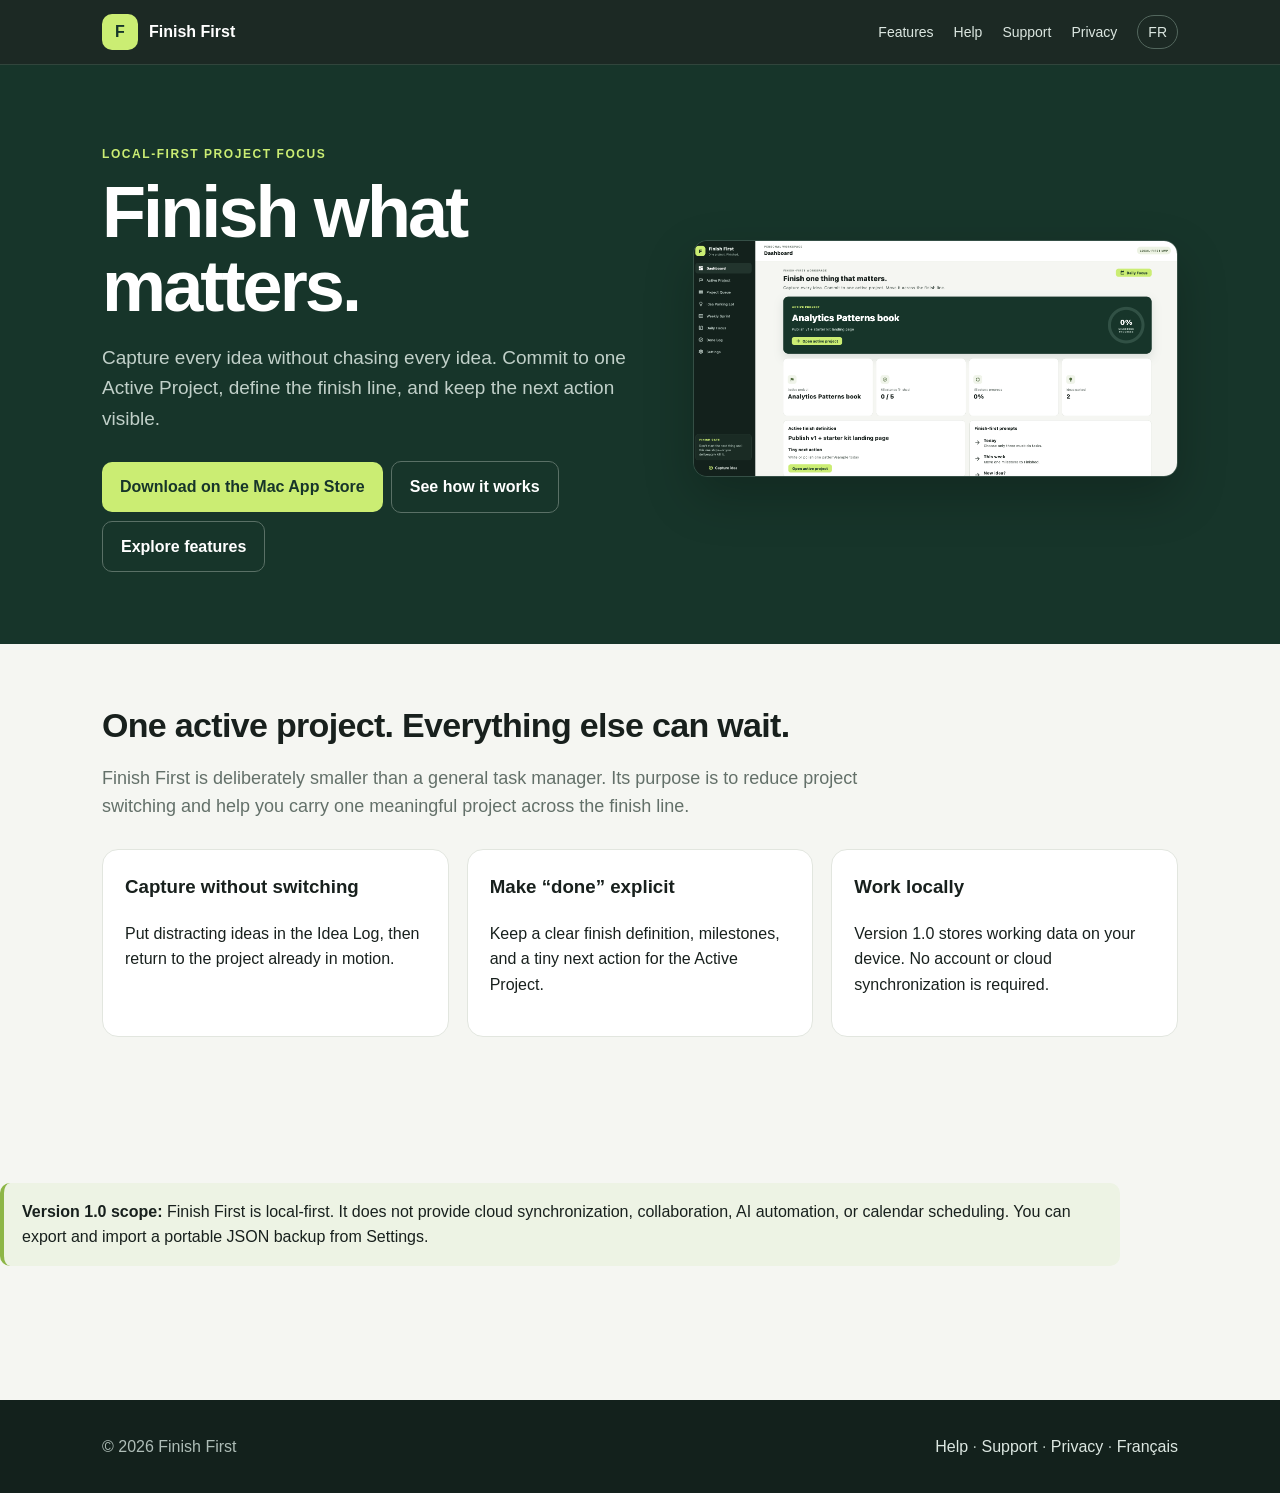
<file: index.html>
<!doctype html><html lang="en-CA"><head><meta charset="utf-8"><meta name="viewport" content="width=device-width,initial-scale=1"><title>Finish First — Finish what matters</title><meta name="description" content="Finish First is a local-first personal project focus app for finishing one meaningful project at a time."><link rel="stylesheet" href="css/styles.css"></head><body>
<header class="site-header"><nav class="nav"><a class="brand" href="index.html"><span class="mark">F</span>Finish First</a><div class="nav-links"><a href="features.html">Features</a><a href="help.html">Help</a><a href="support.html">Support</a><a href="privacy.html">Privacy</a><a class="lang" href="fr/index.html" lang="fr">FR</a></div></nav></header>
<main><section class="hero"><div class="wrap hero-grid"><div><div class="eyebrow">Local-first project focus</div><h1>Finish what matters.</h1><p>Capture every idea without chasing every idea. Commit to one Active Project, define the finish line, and keep the next action visible.</p><a class="btn" href="https://apps.apple.com/us/app/finish-first/id6804516471" target="_blank" rel="noopener noreferrer" aria-label="Download Finish First on the Mac App Store">Download on the Mac App Store</a><a class="btn secondary" href="help.html">See how it works</a><a class="btn secondary" href="features.html">Explore features</a></div><img src="images/screenshots/dashboard.png" alt="Finish First Dashboard"></div></section>
<section><div class="wrap"><h2 class="section-title">One active project. Everything else can wait.</h2><p class="lead">Finish First is deliberately smaller than a general task manager. Its purpose is to reduce project switching and help you carry one meaningful project across the finish line.</p><div class="grid3"><article class="card"><h3>Capture without switching</h3><p>Put distracting ideas in the Idea Log, then return to the project already in motion.</p></article><article class="card"><h3>Make “done” explicit</h3><p>Keep a clear finish definition, milestones, and a tiny next action for the Active Project.</p></article><article class="card"><h3>Work locally</h3><p>Version 1.0 stores working data on your device. No account or cloud synchronization is required.</p></article></div></div></section>
<section><div class="wrap note"><strong>Version 1.0 scope:</strong> Finish First is local-first. It does not provide cloud synchronization, collaboration, AI automation, or calendar scheduling. You can export and import a portable JSON backup from Settings.</div></section></main>
<footer><div class="wrap footer-row"><span>© 2026 Finish First</span><span><a href="help.html">Help</a> · <a href="support.html">Support</a> · <a href="privacy.html">Privacy</a> · <a href="fr/index.html" lang="fr">Français</a></span></div></footer></body></html>
</file>
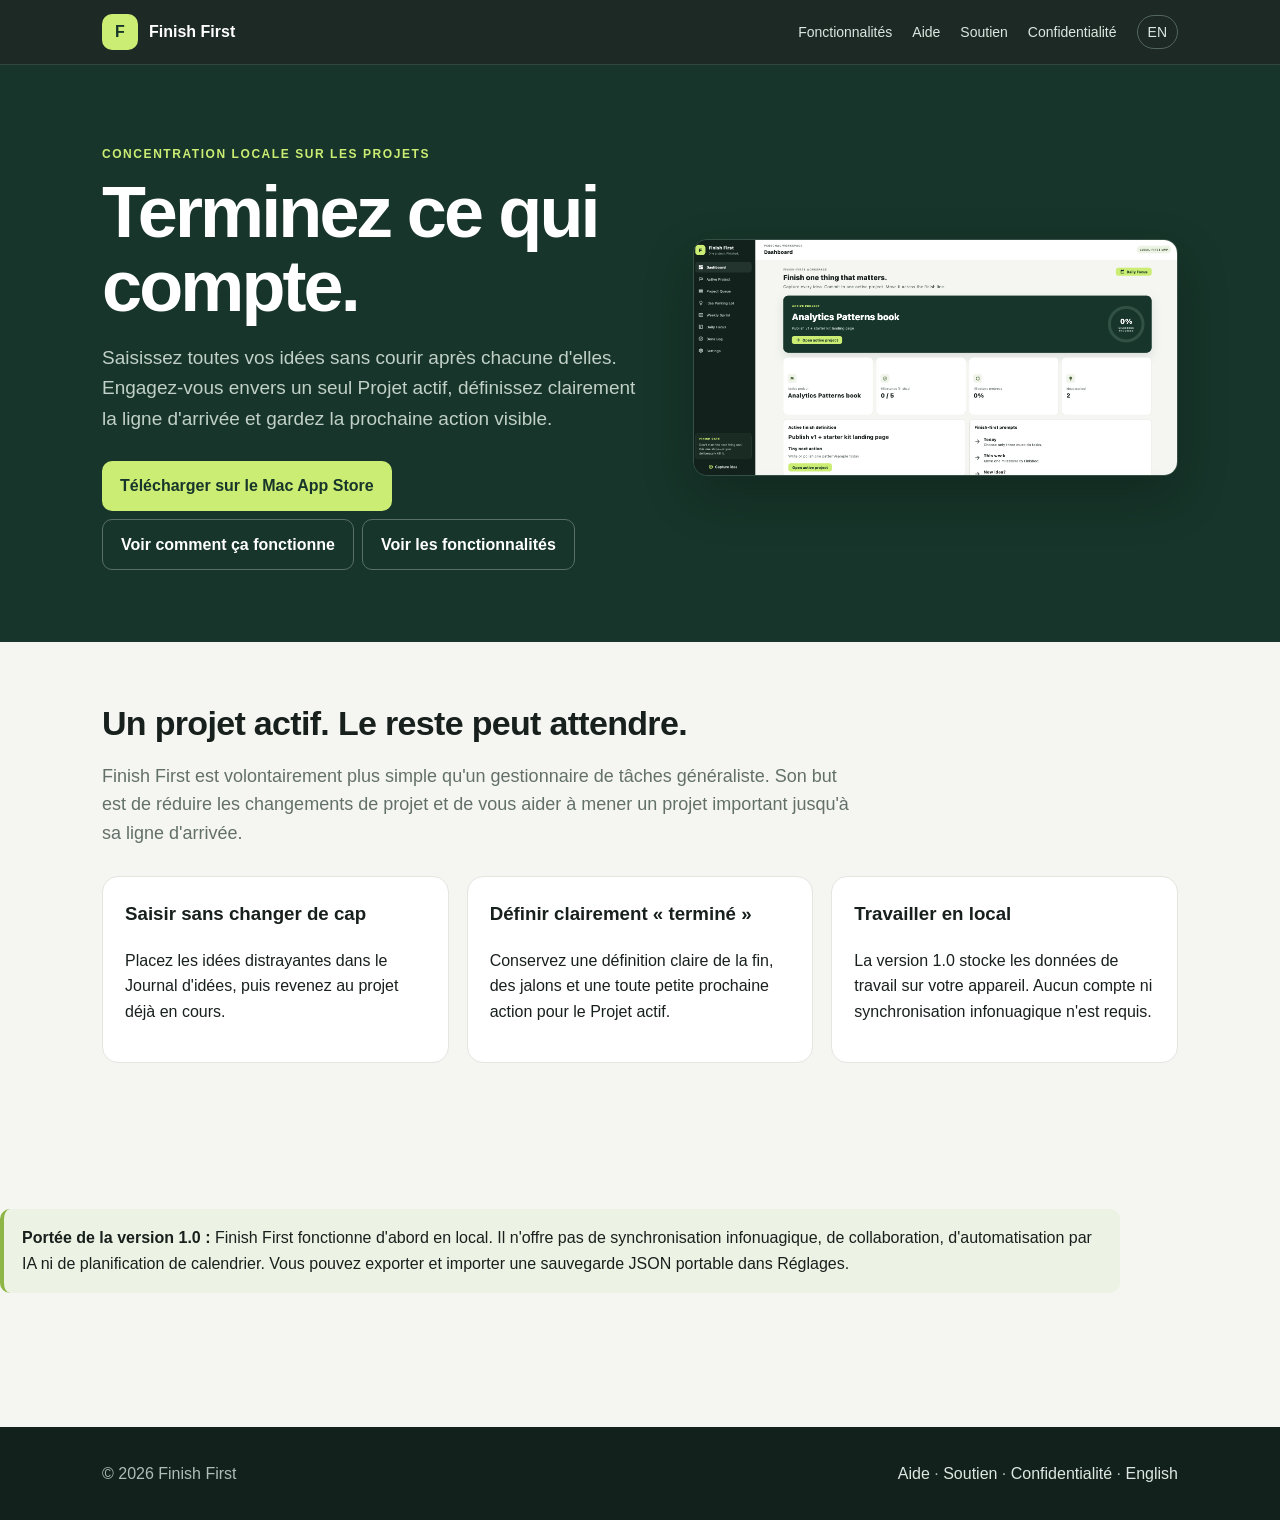
<file: fr/index.html>
<!doctype html><html lang="fr-CA"><head><meta charset="utf-8"><meta name="viewport" content="width=device-width,initial-scale=1"><title>Finish First — Terminez ce qui compte</title><meta name="description" content="Finish First est une application locale de concentration sur les projets personnels, conçue pour terminer un projet important à la fois."><link rel="stylesheet" href="../css/styles.css"></head><body>
<header class="site-header"><nav class="nav"><a class="brand" href="index.html"><span class="mark">F</span>Finish First</a><div class="nav-links"><a href="features.html">Fonctionnalités</a><a href="help.html">Aide</a><a href="support.html">Soutien</a><a href="privacy.html">Confidentialité</a><a class="lang" href="../index.html">EN</a></div></nav></header>
<main><section class="hero"><div class="wrap hero-grid"><div><div class="eyebrow">Concentration locale sur les projets</div><h1>Terminez ce qui compte.</h1><p>Saisissez toutes vos idées sans courir après chacune d'elles. Engagez-vous envers un seul Projet actif, définissez clairement la ligne d'arrivée et gardez la prochaine action visible.</p><a class="btn" href="https://apps.apple.com/us/app/finish-first/id6804516471" target="_blank" rel="noopener noreferrer" aria-label="Télécharger Finish First sur le Mac App Store">Télécharger sur le Mac App Store</a><a class="btn secondary" href="help.html">Voir comment ça fonctionne</a><a class="btn secondary" href="features.html">Voir les fonctionnalités</a></div><img src="../images/screenshots/dashboard.png" alt="Tableau de bord Finish First"></div></section>
<section><div class="wrap"><h2 class="section-title">Un projet actif. Le reste peut attendre.</h2><p class="lead">Finish First est volontairement plus simple qu'un gestionnaire de tâches généraliste. Son but est de réduire les changements de projet et de vous aider à mener un projet important jusqu'à sa ligne d'arrivée.</p><div class="grid3"><article class="card"><h3>Saisir sans changer de cap</h3><p>Placez les idées distrayantes dans le Journal d'idées, puis revenez au projet déjà en cours.</p></article><article class="card"><h3>Définir clairement « terminé »</h3><p>Conservez une définition claire de la fin, des jalons et une toute petite prochaine action pour le Projet actif.</p></article><article class="card"><h3>Travailler en local</h3><p>La version 1.0 stocke les données de travail sur votre appareil. Aucun compte ni synchronisation infonuagique n'est requis.</p></article></div></div></section>
<section><div class="wrap note"><strong>Portée de la version 1.0 :</strong> Finish First fonctionne d'abord en local. Il n'offre pas de synchronisation infonuagique, de collaboration, d'automatisation par IA ni de planification de calendrier. Vous pouvez exporter et importer une sauvegarde JSON portable dans Réglages.</div></section></main>
<footer><div class="wrap footer-row"><span>© 2026 Finish First</span><span><a href="help.html">Aide</a> · <a href="support.html">Soutien</a> · <a href="privacy.html">Confidentialité</a> · <a href="../index.html">English</a></span></div></footer></body></html>
</file>
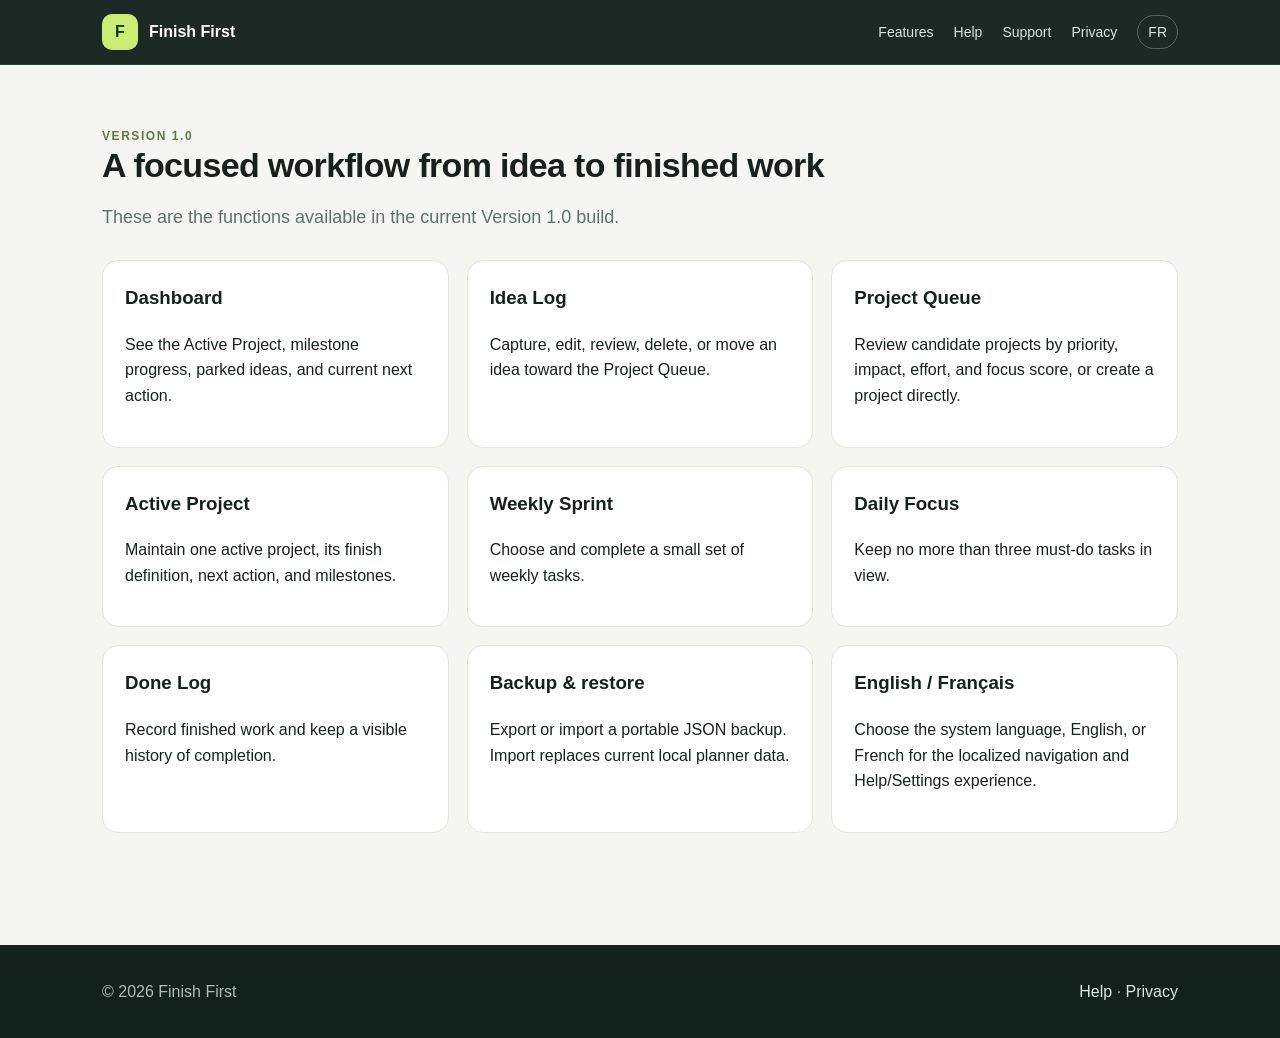
<file: features.html>
<!doctype html><html lang="en-CA"><head><meta charset="utf-8"><meta name="viewport" content="width=device-width,initial-scale=1"><title>Features — Finish First</title><link rel="stylesheet" href="css/styles.css"></head><body><header class="site-header"><nav class="nav"><a class="brand" href="index.html"><span class="mark">F</span>Finish First</a><div class="nav-links"><a href="features.html">Features</a><a href="help.html">Help</a><a href="support.html">Support</a><a href="privacy.html">Privacy</a><a class="lang" href="fr/features.html" lang="fr">FR</a></div></nav></header><main><section><div class="wrap"><div class="eyebrow" style="color:#607a42">Version 1.0</div><h1 class="section-title">A focused workflow from idea to finished work</h1><p class="lead">These are the functions available in the current Version 1.0 build.</p><div class="grid3"><div class="card"><h3>Dashboard</h3><p>See the Active Project, milestone progress, parked ideas, and current next action.</p></div><div class="card"><h3>Idea Log</h3><p>Capture, edit, review, delete, or move an idea toward the Project Queue.</p></div><div class="card"><h3>Project Queue</h3><p>Review candidate projects by priority, impact, effort, and focus score, or create a project directly.</p></div><div class="card"><h3>Active Project</h3><p>Maintain one active project, its finish definition, next action, and milestones.</p></div><div class="card"><h3>Weekly Sprint</h3><p>Choose and complete a small set of weekly tasks.</p></div><div class="card"><h3>Daily Focus</h3><p>Keep no more than three must-do tasks in view.</p></div><div class="card"><h3>Done Log</h3><p>Record finished work and keep a visible history of completion.</p></div><div class="card"><h3>Backup & restore</h3><p>Export or import a portable JSON backup. Import replaces current local planner data.</p></div><div class="card"><h3>English / Français</h3><p>Choose the system language, English, or French for the localized navigation and Help/Settings experience.</p></div></div></div></section></main><footer><div class="wrap footer-row"><span>© 2026 Finish First</span><span><a href="help.html">Help</a> · <a href="privacy.html">Privacy</a></span></div></footer></body></html>
</file>
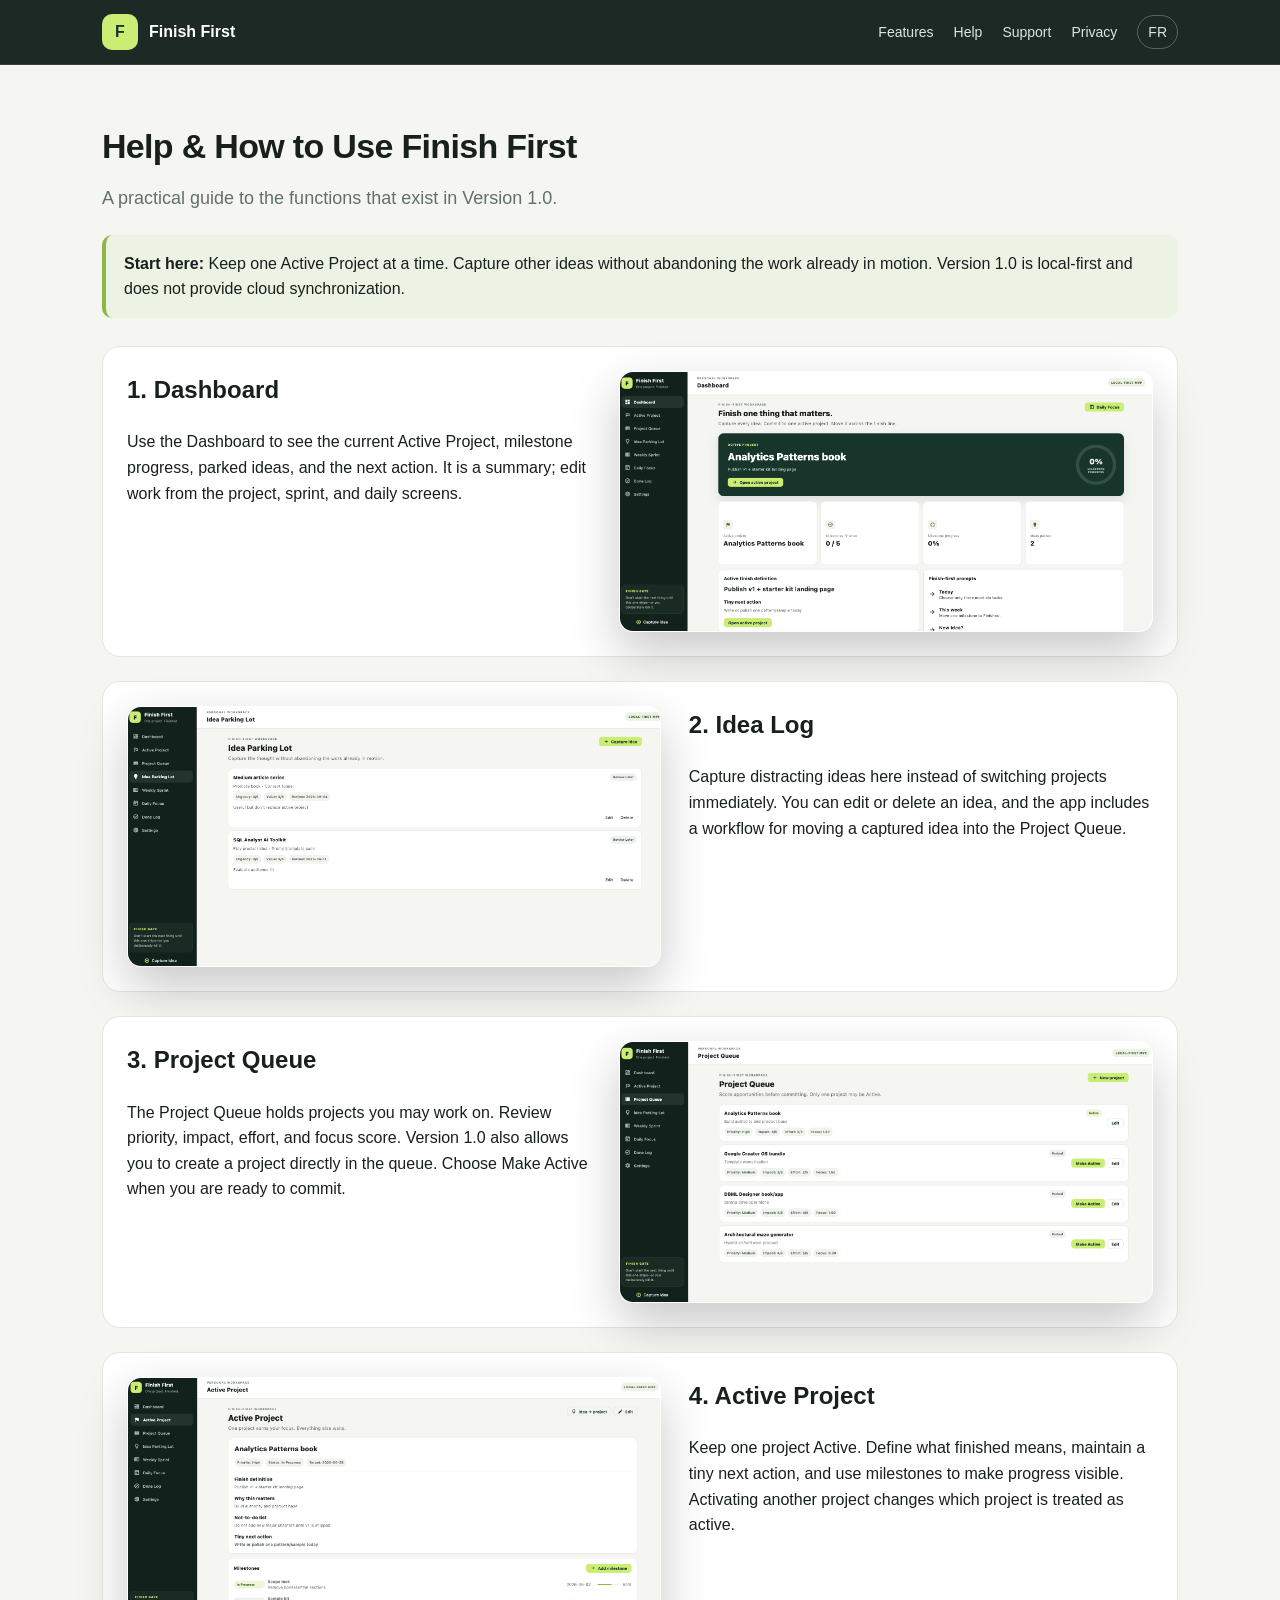
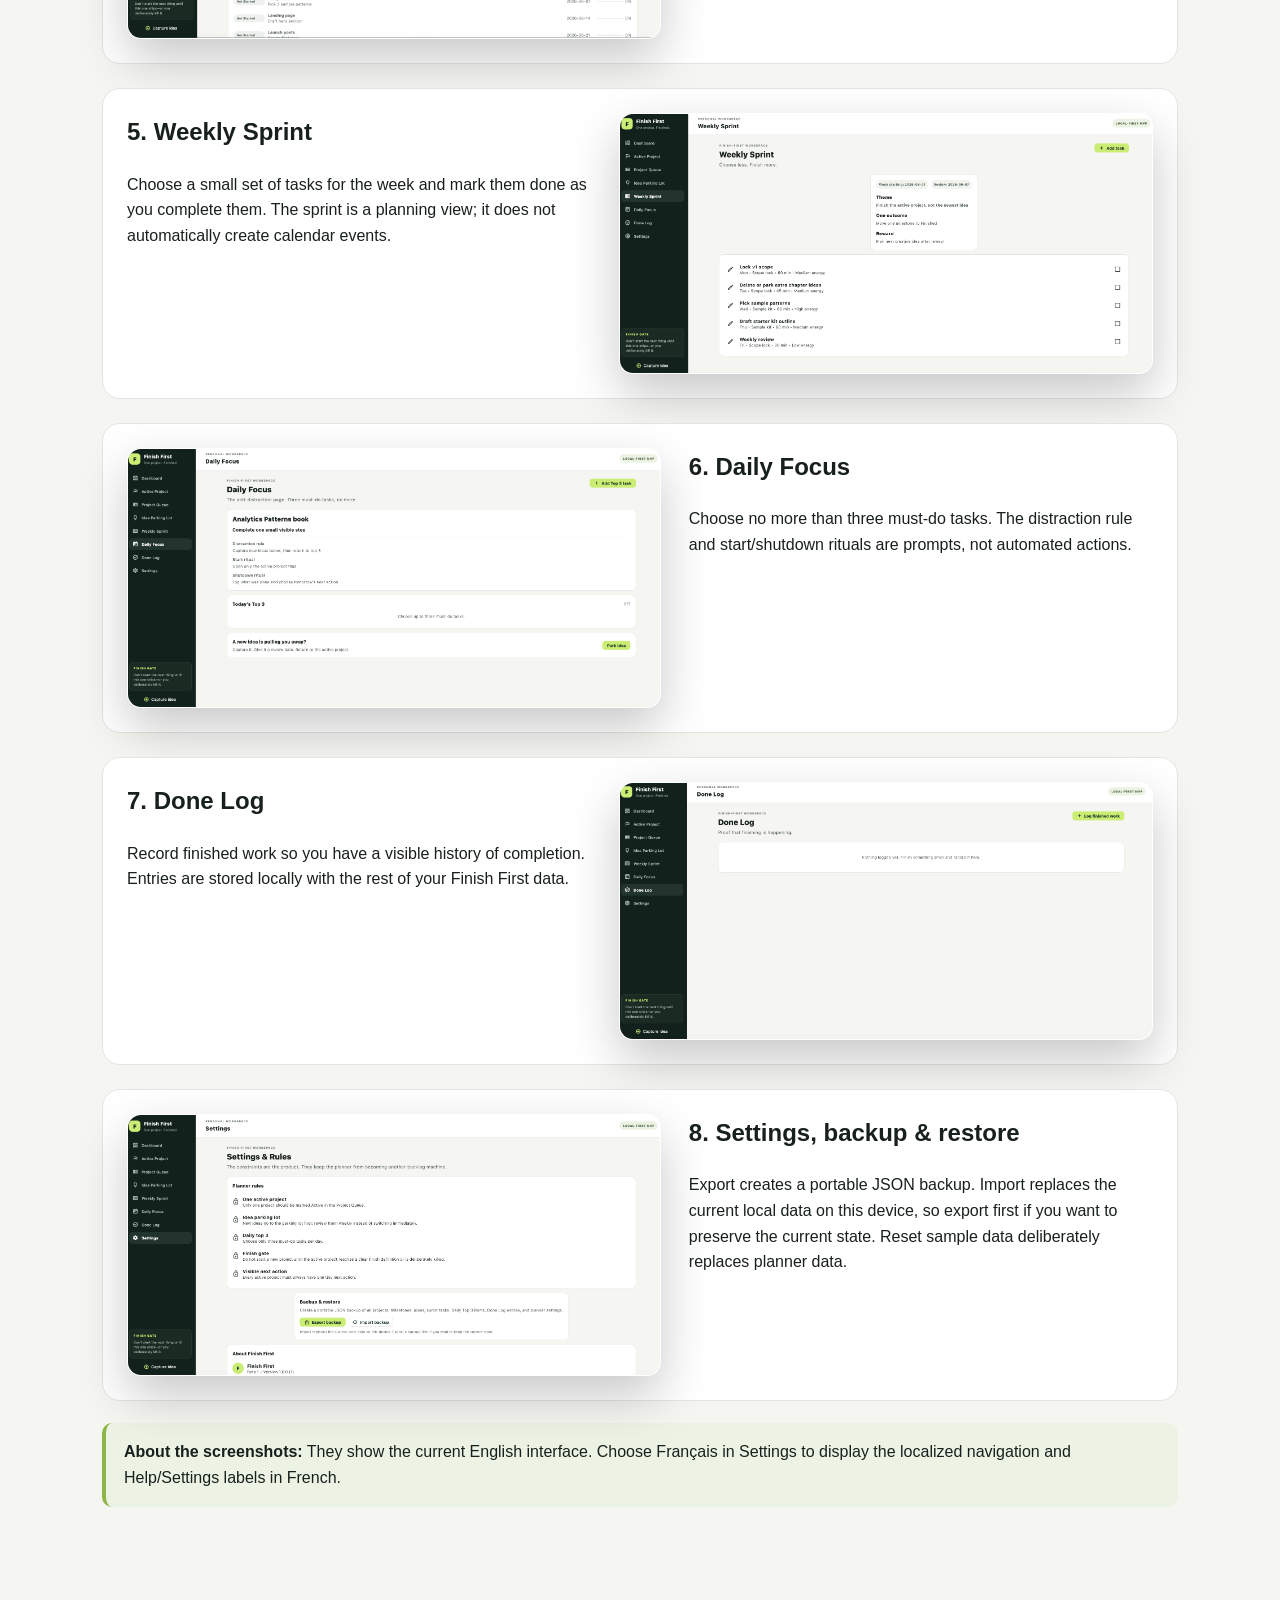
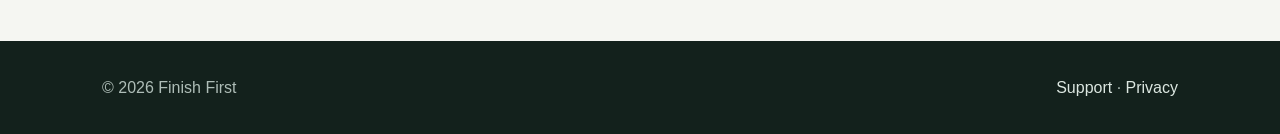
<file: help.html>
<!doctype html><html lang="en-CA"><head><meta charset="utf-8"><meta name="viewport" content="width=device-width,initial-scale=1"><title>Help & How-to — Finish First</title><meta name="description" content="Truthful Version 1.0 help guide for Finish First."><link rel="stylesheet" href="css/styles.css"></head><body><header class="site-header"><nav class="nav"><a class="brand" href="index.html"><span class="mark">F</span>Finish First</a><div class="nav-links"><a href="features.html">Features</a><a href="help.html">Help</a><a href="support.html">Support</a><a href="privacy.html">Privacy</a><a class="lang" href="fr/help.html" lang="fr">FR</a></div></nav></header><main><section><div class="wrap"><h1 class="section-title">Help & How to Use Finish First</h1><p class="lead">A practical guide to the functions that exist in Version 1.0.</p><div class="note"><strong>Start here:</strong> Keep one Active Project at a time. Capture other ideas without abandoning the work already in motion. Version 1.0 is local-first and does not provide cloud synchronization.</div><div class="steps">
<article class="step"><div class="copy"><h2>1. Dashboard</h2><p>Use the Dashboard to see the current Active Project, milestone progress, parked ideas, and the next action. It is a summary; edit work from the project, sprint, and daily screens.</p></div><img class="shot" src="images/screenshots/dashboard.png" alt="Dashboard"></article>
<article class="step"><div class="copy"><h2>2. Idea Log</h2><p>Capture distracting ideas here instead of switching projects immediately. You can edit or delete an idea, and the app includes a workflow for moving a captured idea into the Project Queue.</p></div><img class="shot" src="images/screenshots/idea-log.png" alt="Idea Log"></article>
<article class="step"><div class="copy"><h2>3. Project Queue</h2><p>The Project Queue holds projects you may work on. Review priority, impact, effort, and focus score. Version 1.0 also allows you to create a project directly in the queue. Choose Make Active when you are ready to commit.</p></div><img class="shot" src="images/screenshots/project-queue.png" alt="Project Queue"></article>
<article class="step"><div class="copy"><h2>4. Active Project</h2><p>Keep one project Active. Define what finished means, maintain a tiny next action, and use milestones to make progress visible. Activating another project changes which project is treated as active.</p></div><img class="shot" src="images/screenshots/active-project.png" alt="Active Project"></article>
<article class="step"><div class="copy"><h2>5. Weekly Sprint</h2><p>Choose a small set of tasks for the week and mark them done as you complete them. The sprint is a planning view; it does not automatically create calendar events.</p></div><img class="shot" src="images/screenshots/weekly-sprint.png" alt="Weekly Sprint"></article>
<article class="step"><div class="copy"><h2>6. Daily Focus</h2><p>Choose no more than three must-do tasks. The distraction rule and start/shutdown rituals are prompts, not automated actions.</p></div><img class="shot" src="images/screenshots/daily-focus.png" alt="Daily Focus"></article>
<article class="step"><div class="copy"><h2>7. Done Log</h2><p>Record finished work so you have a visible history of completion. Entries are stored locally with the rest of your Finish First data.</p></div><img class="shot" src="images/screenshots/done-log.png" alt="Done Log"></article>
<article class="step"><div class="copy"><h2>8. Settings, backup & restore</h2><p>Export creates a portable JSON backup. Import replaces the current local data on this device, so export first if you want to preserve the current state. Reset sample data deliberately replaces planner data.</p></div><img class="shot" src="images/screenshots/settings.png" alt="Settings"></article>
</div><div class="note"><strong>About the screenshots:</strong> They show the current English interface. Choose Français in Settings to display the localized navigation and Help/Settings labels in French.</div></div></section></main><footer><div class="wrap footer-row"><span>© 2026 Finish First</span><span><a href="support.html">Support</a> · <a href="privacy.html">Privacy</a></span></div></footer></body></html>
</file>
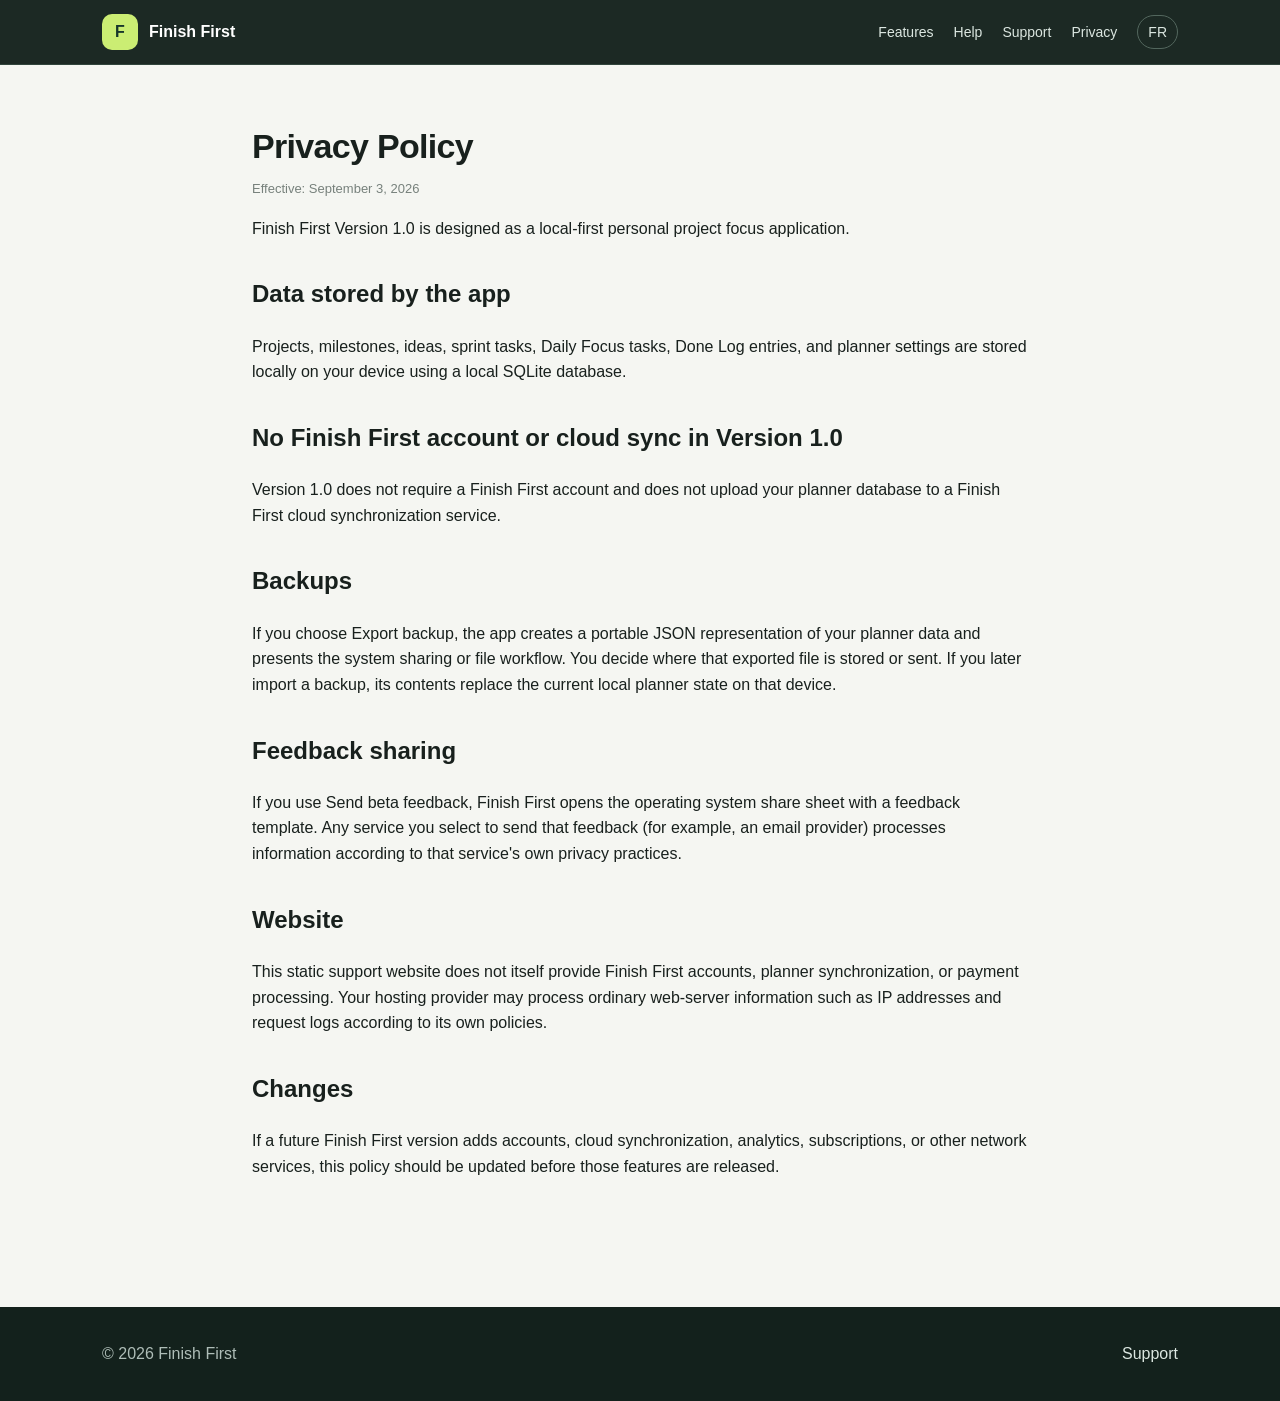
<file: privacy.html>
<!doctype html><html lang="en-CA"><head><meta charset="utf-8"><meta name="viewport" content="width=device-width,initial-scale=1"><title>Privacy — Finish First</title><link rel="stylesheet" href="css/styles.css"></head><body><header class="site-header"><nav class="nav"><a class="brand" href="index.html"><span class="mark">F</span>Finish First</a><div class="nav-links"><a href="features.html">Features</a><a href="help.html">Help</a><a href="support.html">Support</a><a href="privacy.html">Privacy</a><a class="lang" href="fr/privacy.html" lang="fr">FR</a></div></nav></header><main><section><div class="wrap legal"><h1 class="section-title">Privacy Policy</h1><p class="small">Effective: September 3, 2026</p><p>Finish First Version 1.0 is designed as a local-first personal project focus application.</p><h2>Data stored by the app</h2><p>Projects, milestones, ideas, sprint tasks, Daily Focus tasks, Done Log entries, and planner settings are stored locally on your device using a local SQLite database.</p><h2>No Finish First account or cloud sync in Version 1.0</h2><p>Version 1.0 does not require a Finish First account and does not upload your planner database to a Finish First cloud synchronization service.</p><h2>Backups</h2><p>If you choose Export backup, the app creates a portable JSON representation of your planner data and presents the system sharing or file workflow. You decide where that exported file is stored or sent. If you later import a backup, its contents replace the current local planner state on that device.</p><h2>Feedback sharing</h2><p>If you use Send beta feedback, Finish First opens the operating system share sheet with a feedback template. Any service you select to send that feedback (for example, an email provider) processes information according to that service's own privacy practices.</p><h2>Website</h2><p>This static support website does not itself provide Finish First accounts, planner synchronization, or payment processing. Your hosting provider may process ordinary web-server information such as IP addresses and request logs according to its own policies.</p><h2>Changes</h2><p>If a future Finish First version adds accounts, cloud synchronization, analytics, subscriptions, or other network services, this policy should be updated before those features are released.</p></div></section></main><footer><div class="wrap footer-row"><span>© 2026 Finish First</span><span><a href="support.html">Support</a></span></div></footer></body></html>
</file>
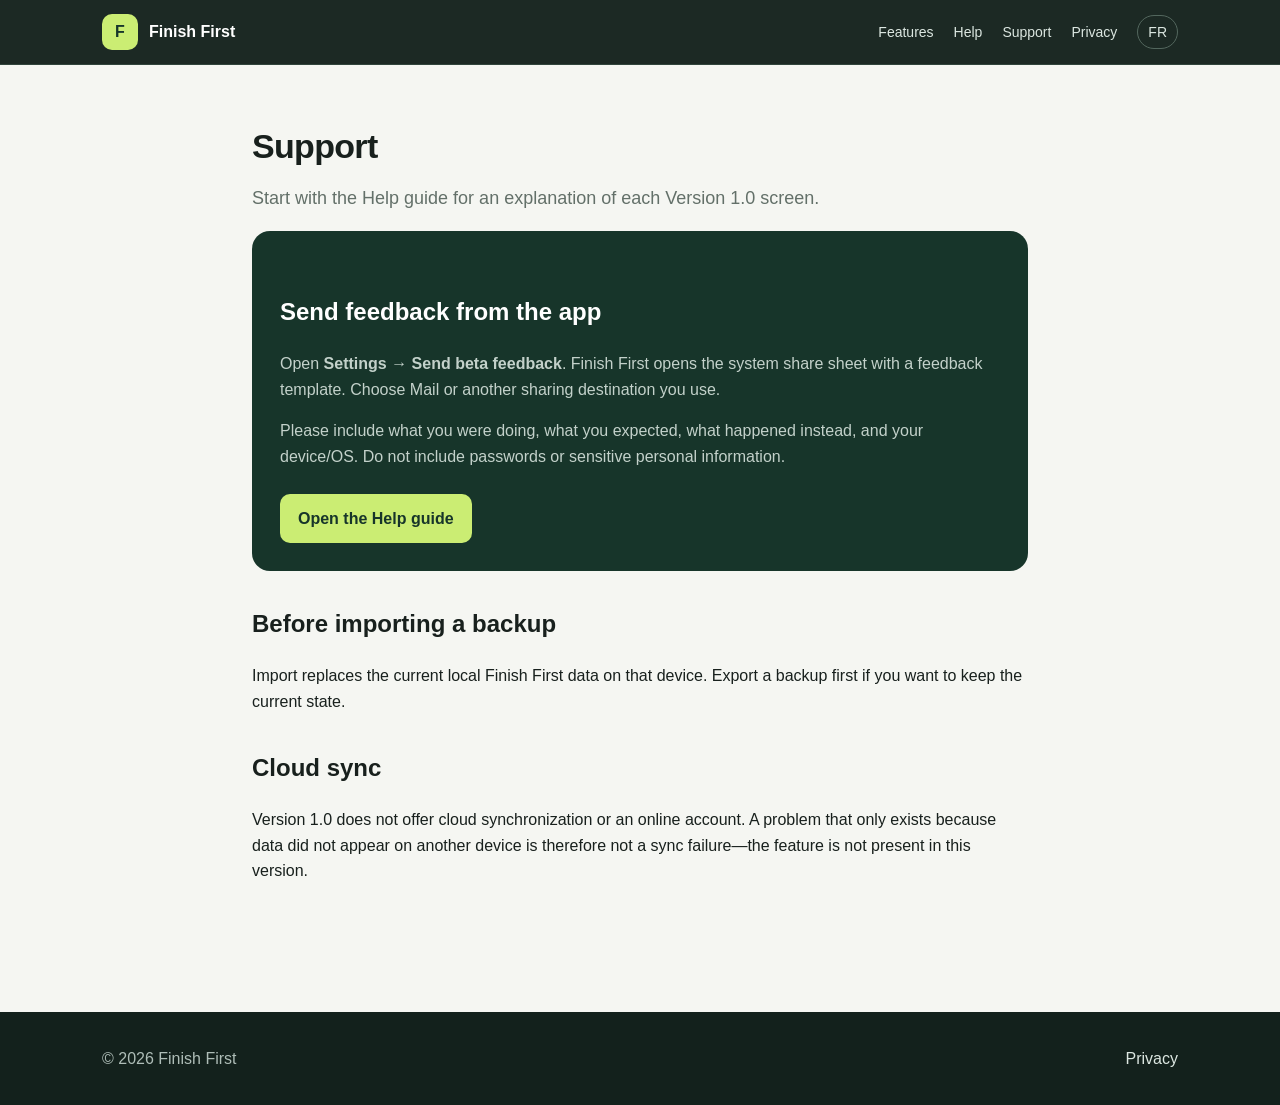
<file: support.html>
<!doctype html><html lang="en-CA"><head><meta charset="utf-8"><meta name="viewport" content="width=device-width,initial-scale=1"><title>Support — Finish First</title><link rel="stylesheet" href="css/styles.css"></head><body><header class="site-header"><nav class="nav"><a class="brand" href="index.html"><span class="mark">F</span>Finish First</a><div class="nav-links"><a href="features.html">Features</a><a href="help.html">Help</a><a href="support.html">Support</a><a href="privacy.html">Privacy</a><a class="lang" href="fr/support.html" lang="fr">FR</a></div></nav></header><main><section><div class="wrap legal"><h1 class="section-title">Support</h1><p class="lead">Start with the Help guide for an explanation of each Version 1.0 screen.</p><div class="support-box"><h2>Send feedback from the app</h2><p>Open <strong>Settings → Send beta feedback</strong>. Finish First opens the system share sheet with a feedback template. Choose Mail or another sharing destination you use.</p><p>Please include what you were doing, what you expected, what happened instead, and your device/OS. Do not include passwords or sensitive personal information.</p><a class="btn" href="help.html">Open the Help guide</a></div><h2>Before importing a backup</h2><p>Import replaces the current local Finish First data on that device. Export a backup first if you want to keep the current state.</p><h2>Cloud sync</h2><p>Version 1.0 does not offer cloud synchronization or an online account. A problem that only exists because data did not appear on another device is therefore not a sync failure—the feature is not present in this version.</p></div></section></main><footer><div class="wrap footer-row"><span>© 2026 Finish First</span><span><a href="privacy.html">Privacy</a></span></div></footer></body></html>
</file>
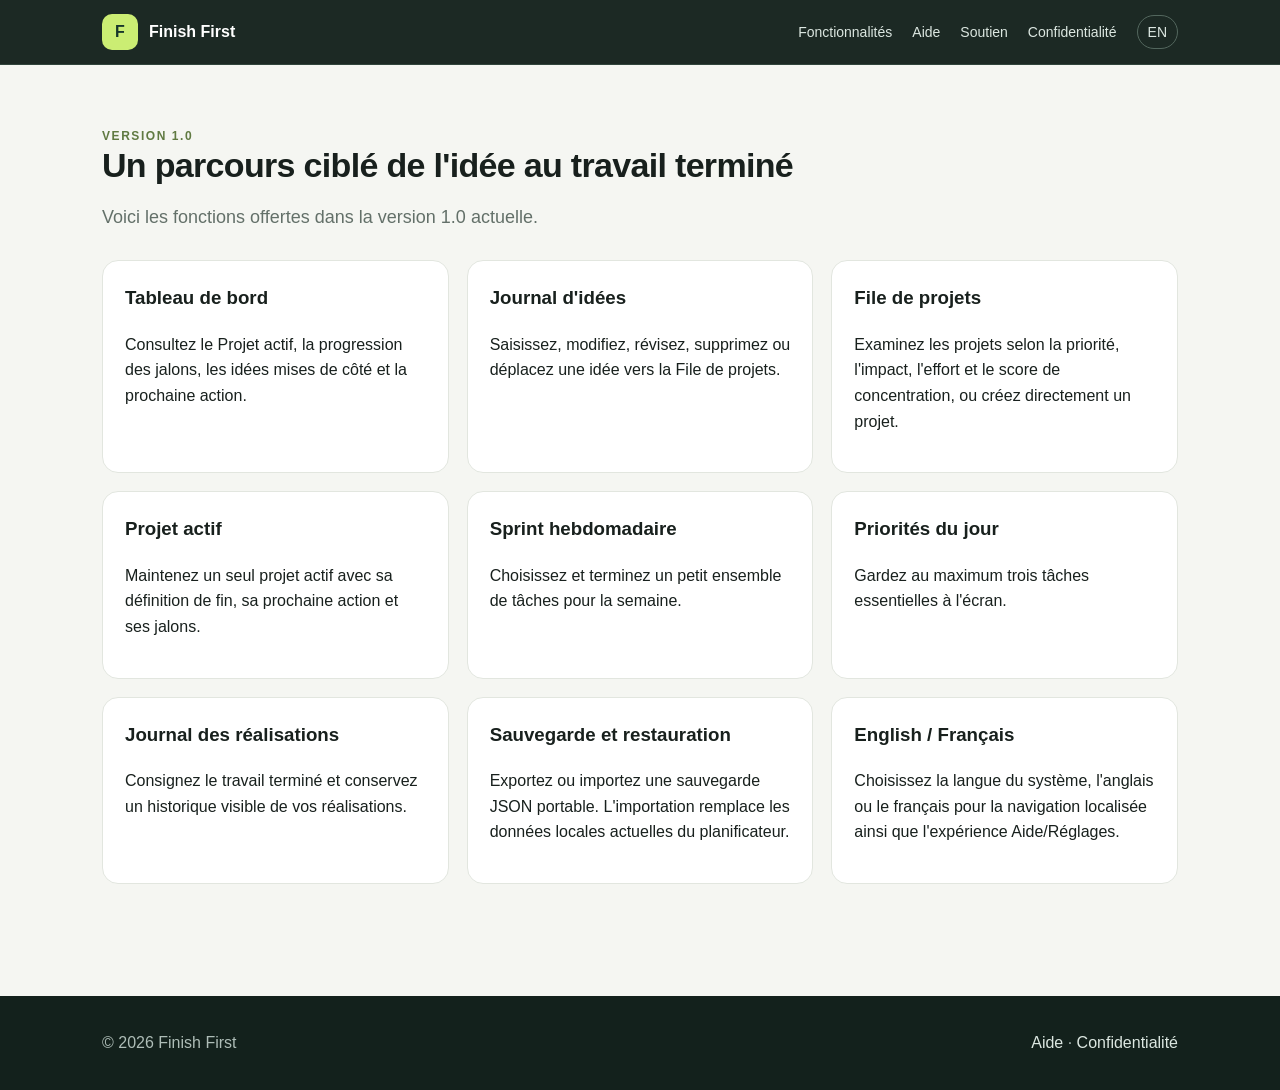
<file: fr/features.html>
<!doctype html><html lang="fr-CA"><head><meta charset="utf-8"><meta name="viewport" content="width=device-width,initial-scale=1"><title>Fonctionnalités — Finish First</title><link rel="stylesheet" href="../css/styles.css"></head><body><header class="site-header"><nav class="nav"><a class="brand" href="index.html"><span class="mark">F</span>Finish First</a><div class="nav-links"><a href="features.html">Fonctionnalités</a><a href="help.html">Aide</a><a href="support.html">Soutien</a><a href="privacy.html">Confidentialité</a><a class="lang" href="../features.html">EN</a></div></nav></header><main><section><div class="wrap"><div class="eyebrow" style="color:#607a42">Version 1.0</div><h1 class="section-title">Un parcours ciblé de l'idée au travail terminé</h1><p class="lead">Voici les fonctions offertes dans la version 1.0 actuelle.</p><div class="grid3"><div class="card"><h3>Tableau de bord</h3><p>Consultez le Projet actif, la progression des jalons, les idées mises de côté et la prochaine action.</p></div><div class="card"><h3>Journal d'idées</h3><p>Saisissez, modifiez, révisez, supprimez ou déplacez une idée vers la File de projets.</p></div><div class="card"><h3>File de projets</h3><p>Examinez les projets selon la priorité, l'impact, l'effort et le score de concentration, ou créez directement un projet.</p></div><div class="card"><h3>Projet actif</h3><p>Maintenez un seul projet actif avec sa définition de fin, sa prochaine action et ses jalons.</p></div><div class="card"><h3>Sprint hebdomadaire</h3><p>Choisissez et terminez un petit ensemble de tâches pour la semaine.</p></div><div class="card"><h3>Priorités du jour</h3><p>Gardez au maximum trois tâches essentielles à l'écran.</p></div><div class="card"><h3>Journal des réalisations</h3><p>Consignez le travail terminé et conservez un historique visible de vos réalisations.</p></div><div class="card"><h3>Sauvegarde et restauration</h3><p>Exportez ou importez une sauvegarde JSON portable. L'importation remplace les données locales actuelles du planificateur.</p></div><div class="card"><h3>English / Français</h3><p>Choisissez la langue du système, l'anglais ou le français pour la navigation localisée ainsi que l'expérience Aide/Réglages.</p></div></div></div></section></main><footer><div class="wrap footer-row"><span>© 2026 Finish First</span><span><a href="help.html">Aide</a> · <a href="privacy.html">Confidentialité</a></span></div></footer></body></html>
</file>
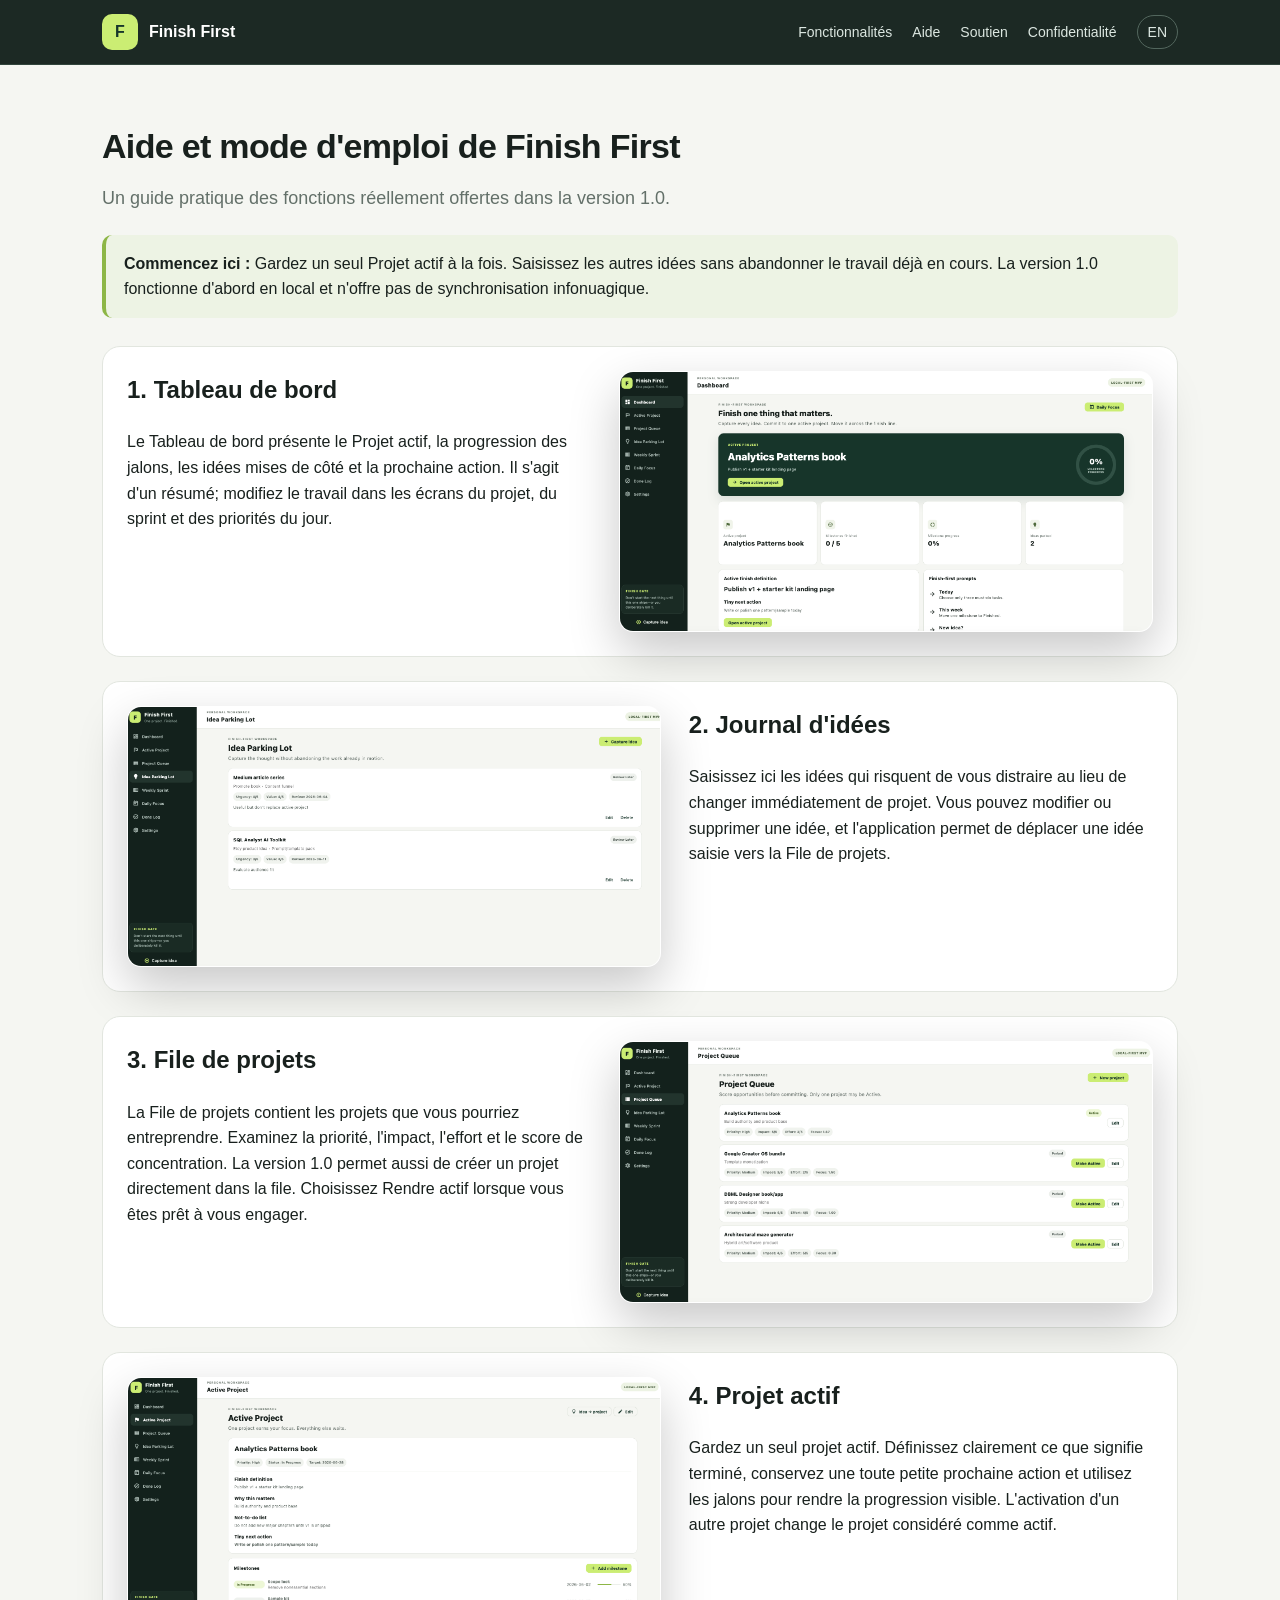
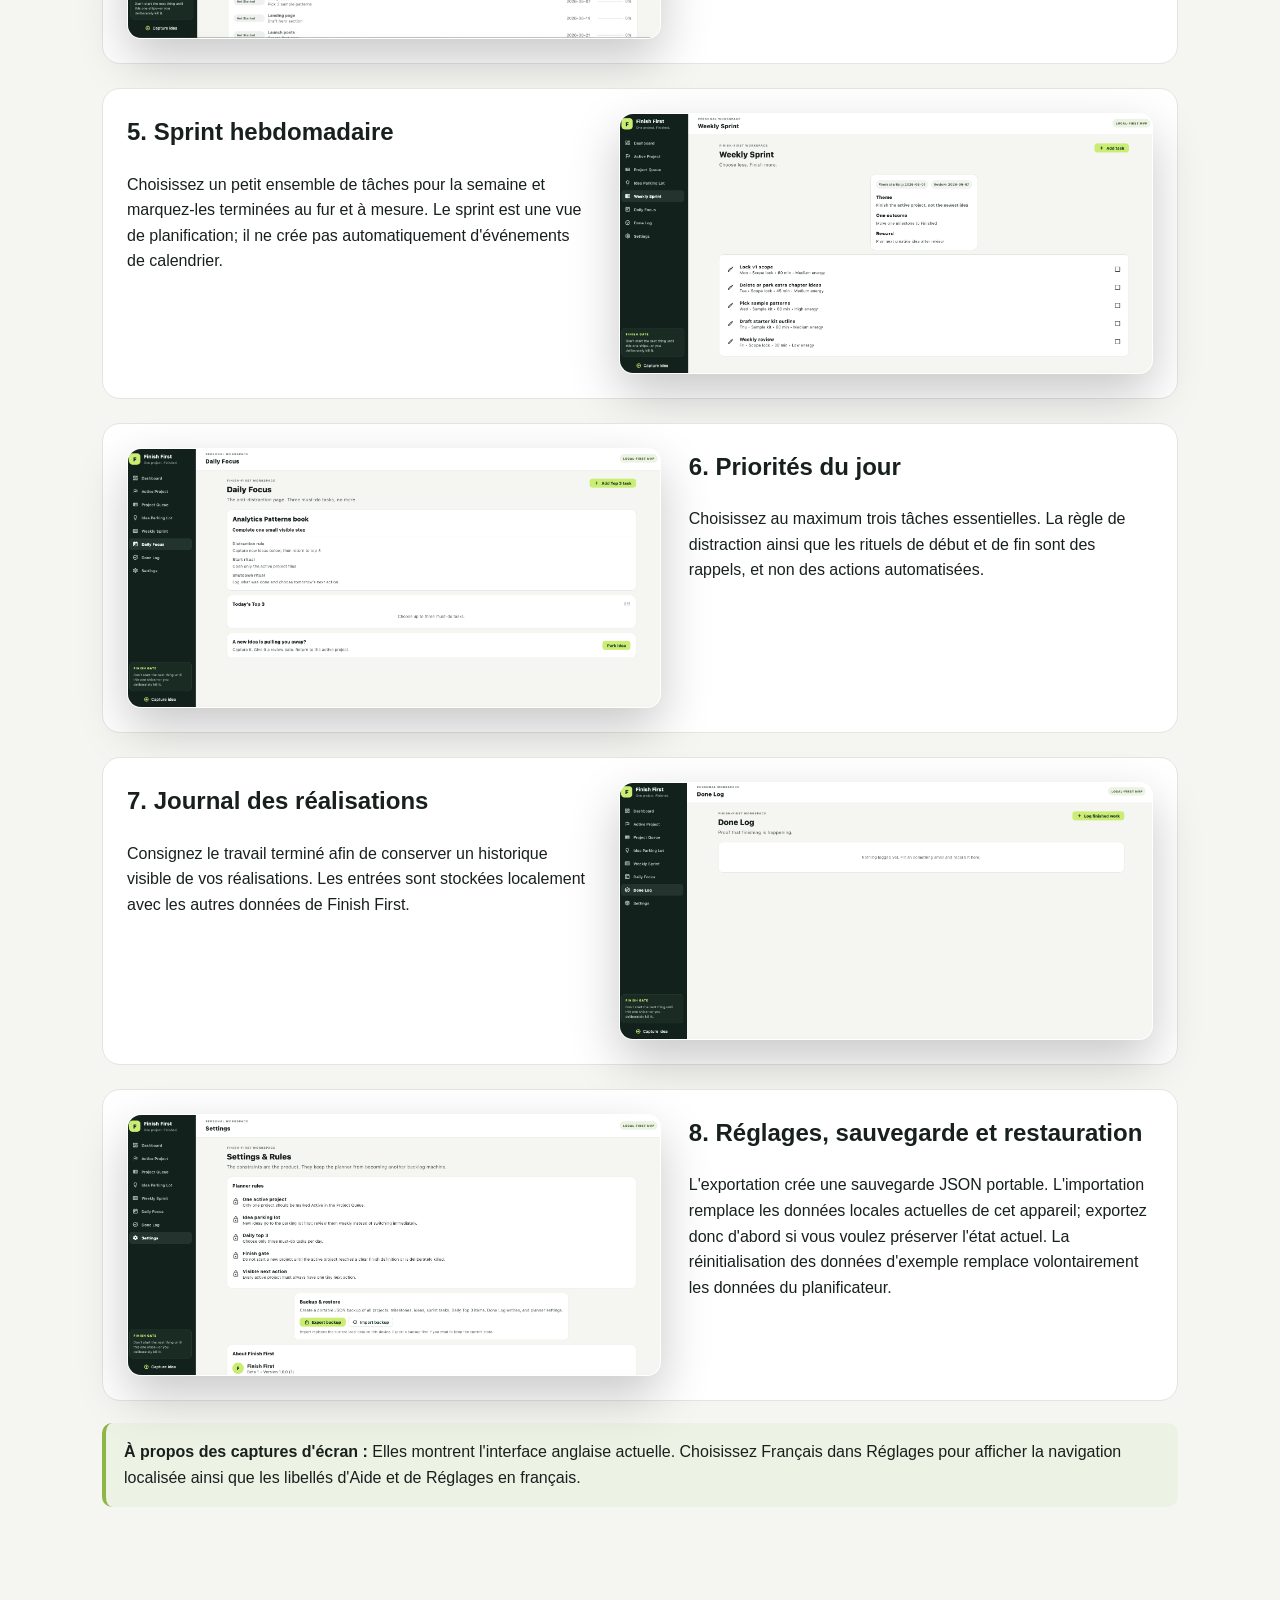
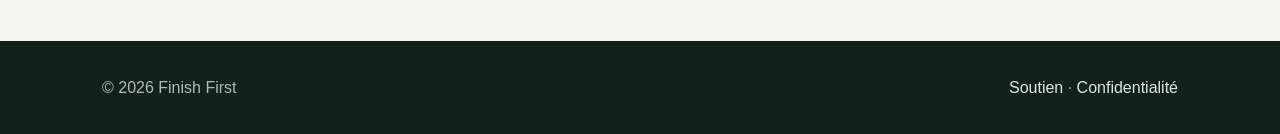
<file: fr/help.html>
<!doctype html><html lang="fr-CA"><head><meta charset="utf-8"><meta name="viewport" content="width=device-width,initial-scale=1"><title>Aide et mode d'emploi — Finish First</title><meta name="description" content="Guide d'aide fidèle aux fonctions de Finish First Version 1.0."><link rel="stylesheet" href="../css/styles.css"></head><body><header class="site-header"><nav class="nav"><a class="brand" href="index.html"><span class="mark">F</span>Finish First</a><div class="nav-links"><a href="features.html">Fonctionnalités</a><a href="help.html">Aide</a><a href="support.html">Soutien</a><a href="privacy.html">Confidentialité</a><a class="lang" href="../help.html">EN</a></div></nav></header><main><section><div class="wrap"><h1 class="section-title">Aide et mode d'emploi de Finish First</h1><p class="lead">Un guide pratique des fonctions réellement offertes dans la version 1.0.</p><div class="note"><strong>Commencez ici :</strong> Gardez un seul Projet actif à la fois. Saisissez les autres idées sans abandonner le travail déjà en cours. La version 1.0 fonctionne d'abord en local et n'offre pas de synchronisation infonuagique.</div><div class="steps">
<article class="step"><div class="copy"><h2>1. Tableau de bord</h2><p>Le Tableau de bord présente le Projet actif, la progression des jalons, les idées mises de côté et la prochaine action. Il s'agit d'un résumé; modifiez le travail dans les écrans du projet, du sprint et des priorités du jour.</p></div><img class="shot" src="../images/screenshots/dashboard.png" alt="Tableau de bord"></article>
<article class="step"><div class="copy"><h2>2. Journal d'idées</h2><p>Saisissez ici les idées qui risquent de vous distraire au lieu de changer immédiatement de projet. Vous pouvez modifier ou supprimer une idée, et l'application permet de déplacer une idée saisie vers la File de projets.</p></div><img class="shot" src="../images/screenshots/idea-log.png" alt="Journal d'idées"></article>
<article class="step"><div class="copy"><h2>3. File de projets</h2><p>La File de projets contient les projets que vous pourriez entreprendre. Examinez la priorité, l'impact, l'effort et le score de concentration. La version 1.0 permet aussi de créer un projet directement dans la file. Choisissez Rendre actif lorsque vous êtes prêt à vous engager.</p></div><img class="shot" src="../images/screenshots/project-queue.png" alt="File de projets"></article>
<article class="step"><div class="copy"><h2>4. Projet actif</h2><p>Gardez un seul projet actif. Définissez clairement ce que signifie terminé, conservez une toute petite prochaine action et utilisez les jalons pour rendre la progression visible. L'activation d'un autre projet change le projet considéré comme actif.</p></div><img class="shot" src="../images/screenshots/active-project.png" alt="Projet actif"></article>
<article class="step"><div class="copy"><h2>5. Sprint hebdomadaire</h2><p>Choisissez un petit ensemble de tâches pour la semaine et marquez-les terminées au fur et à mesure. Le sprint est une vue de planification; il ne crée pas automatiquement d'événements de calendrier.</p></div><img class="shot" src="../images/screenshots/weekly-sprint.png" alt="Sprint hebdomadaire"></article>
<article class="step"><div class="copy"><h2>6. Priorités du jour</h2><p>Choisissez au maximum trois tâches essentielles. La règle de distraction ainsi que les rituels de début et de fin sont des rappels, et non des actions automatisées.</p></div><img class="shot" src="../images/screenshots/daily-focus.png" alt="Priorités du jour"></article>
<article class="step"><div class="copy"><h2>7. Journal des réalisations</h2><p>Consignez le travail terminé afin de conserver un historique visible de vos réalisations. Les entrées sont stockées localement avec les autres données de Finish First.</p></div><img class="shot" src="../images/screenshots/done-log.png" alt="Journal des réalisations"></article>
<article class="step"><div class="copy"><h2>8. Réglages, sauvegarde et restauration</h2><p>L'exportation crée une sauvegarde JSON portable. L'importation remplace les données locales actuelles de cet appareil; exportez donc d'abord si vous voulez préserver l'état actuel. La réinitialisation des données d'exemple remplace volontairement les données du planificateur.</p></div><img class="shot" src="../images/screenshots/settings.png" alt="Réglages"></article>
</div><div class="note"><strong>À propos des captures d'écran :</strong> Elles montrent l'interface anglaise actuelle. Choisissez Français dans Réglages pour afficher la navigation localisée ainsi que les libellés d'Aide et de Réglages en français.</div></div></section></main><footer><div class="wrap footer-row"><span>© 2026 Finish First</span><span><a href="support.html">Soutien</a> · <a href="privacy.html">Confidentialité</a></span></div></footer></body></html>
</file>
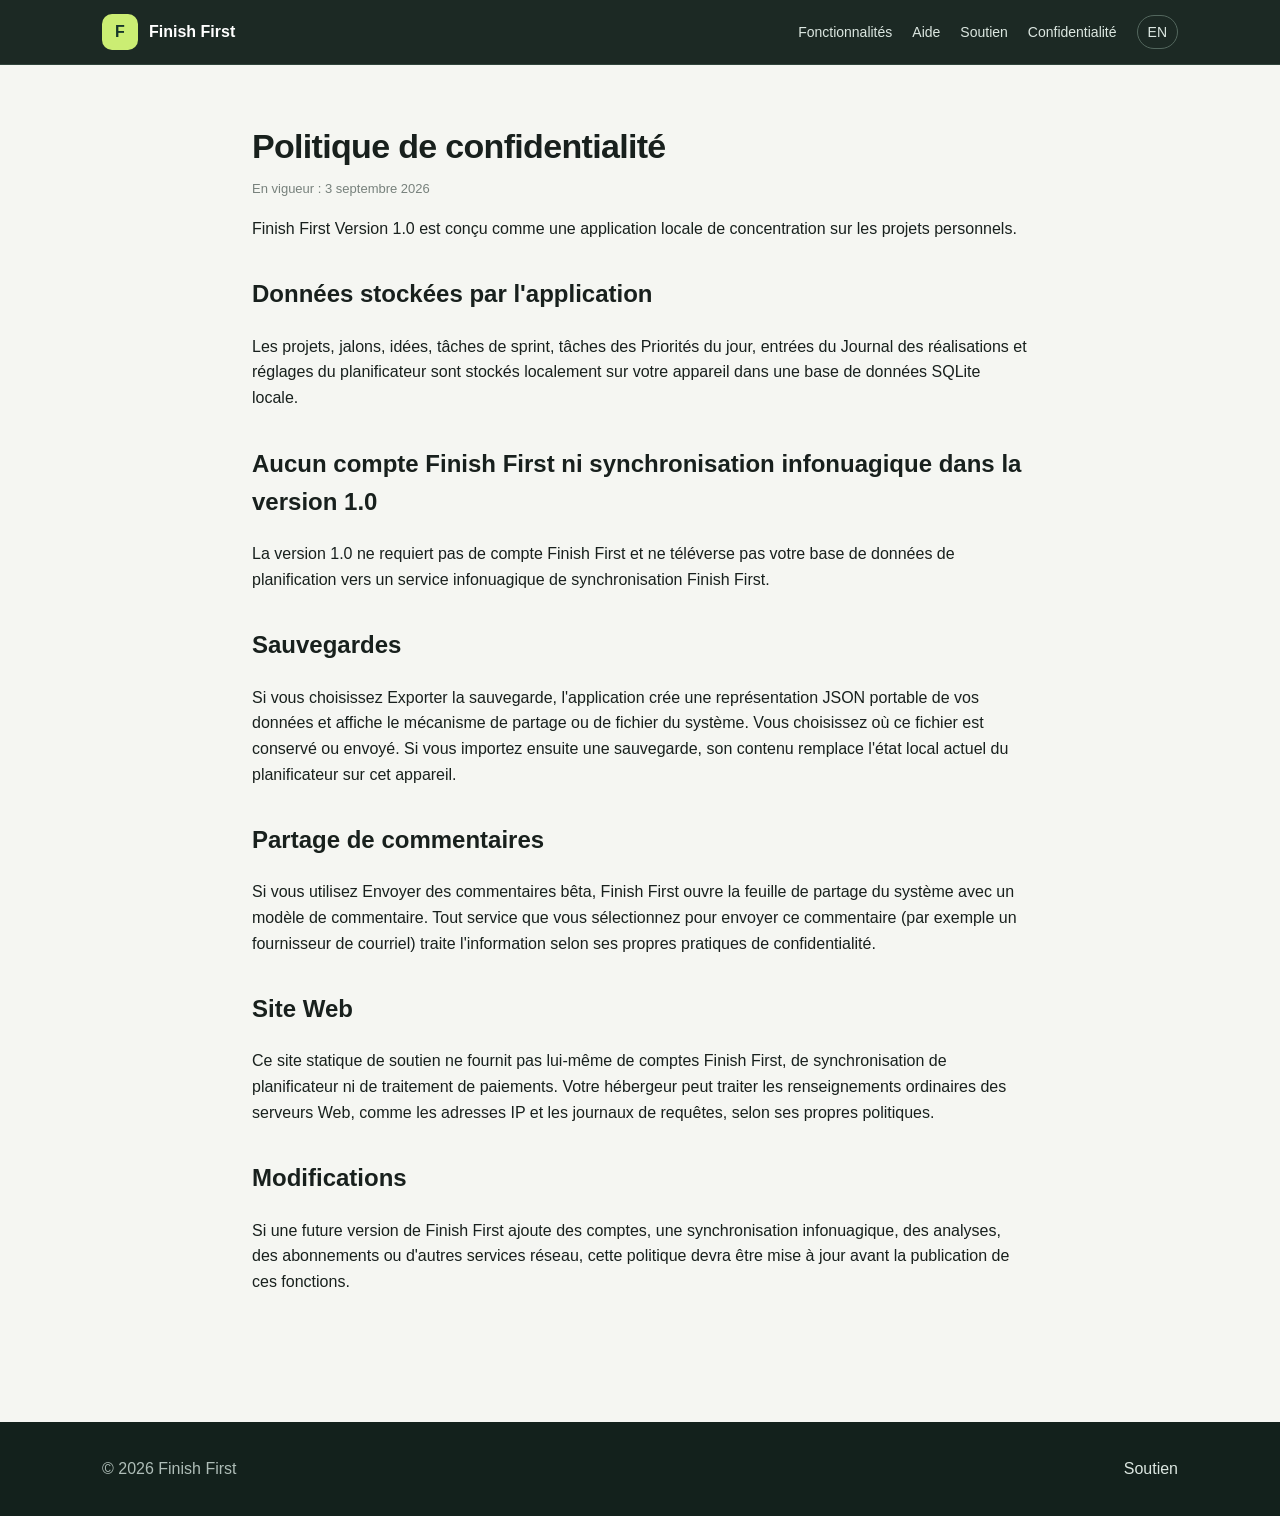
<file: fr/privacy.html>
<!doctype html><html lang="fr-CA"><head><meta charset="utf-8"><meta name="viewport" content="width=device-width,initial-scale=1"><title>Confidentialité — Finish First</title><link rel="stylesheet" href="../css/styles.css"></head><body><header class="site-header"><nav class="nav"><a class="brand" href="index.html"><span class="mark">F</span>Finish First</a><div class="nav-links"><a href="features.html">Fonctionnalités</a><a href="help.html">Aide</a><a href="support.html">Soutien</a><a href="privacy.html">Confidentialité</a><a class="lang" href="../privacy.html">EN</a></div></nav></header><main><section><div class="wrap legal"><h1 class="section-title">Politique de confidentialité</h1><p class="small">En vigueur : 3 septembre 2026</p><p>Finish First Version 1.0 est conçu comme une application locale de concentration sur les projets personnels.</p><h2>Données stockées par l'application</h2><p>Les projets, jalons, idées, tâches de sprint, tâches des Priorités du jour, entrées du Journal des réalisations et réglages du planificateur sont stockés localement sur votre appareil dans une base de données SQLite locale.</p><h2>Aucun compte Finish First ni synchronisation infonuagique dans la version 1.0</h2><p>La version 1.0 ne requiert pas de compte Finish First et ne téléverse pas votre base de données de planification vers un service infonuagique de synchronisation Finish First.</p><h2>Sauvegardes</h2><p>Si vous choisissez Exporter la sauvegarde, l'application crée une représentation JSON portable de vos données et affiche le mécanisme de partage ou de fichier du système. Vous choisissez où ce fichier est conservé ou envoyé. Si vous importez ensuite une sauvegarde, son contenu remplace l'état local actuel du planificateur sur cet appareil.</p><h2>Partage de commentaires</h2><p>Si vous utilisez Envoyer des commentaires bêta, Finish First ouvre la feuille de partage du système avec un modèle de commentaire. Tout service que vous sélectionnez pour envoyer ce commentaire (par exemple un fournisseur de courriel) traite l'information selon ses propres pratiques de confidentialité.</p><h2>Site Web</h2><p>Ce site statique de soutien ne fournit pas lui-même de comptes Finish First, de synchronisation de planificateur ni de traitement de paiements. Votre hébergeur peut traiter les renseignements ordinaires des serveurs Web, comme les adresses IP et les journaux de requêtes, selon ses propres politiques.</p><h2>Modifications</h2><p>Si une future version de Finish First ajoute des comptes, une synchronisation infonuagique, des analyses, des abonnements ou d'autres services réseau, cette politique devra être mise à jour avant la publication de ces fonctions.</p></div></section></main><footer><div class="wrap footer-row"><span>© 2026 Finish First</span><span><a href="support.html">Soutien</a></span></div></footer></body></html>
</file>
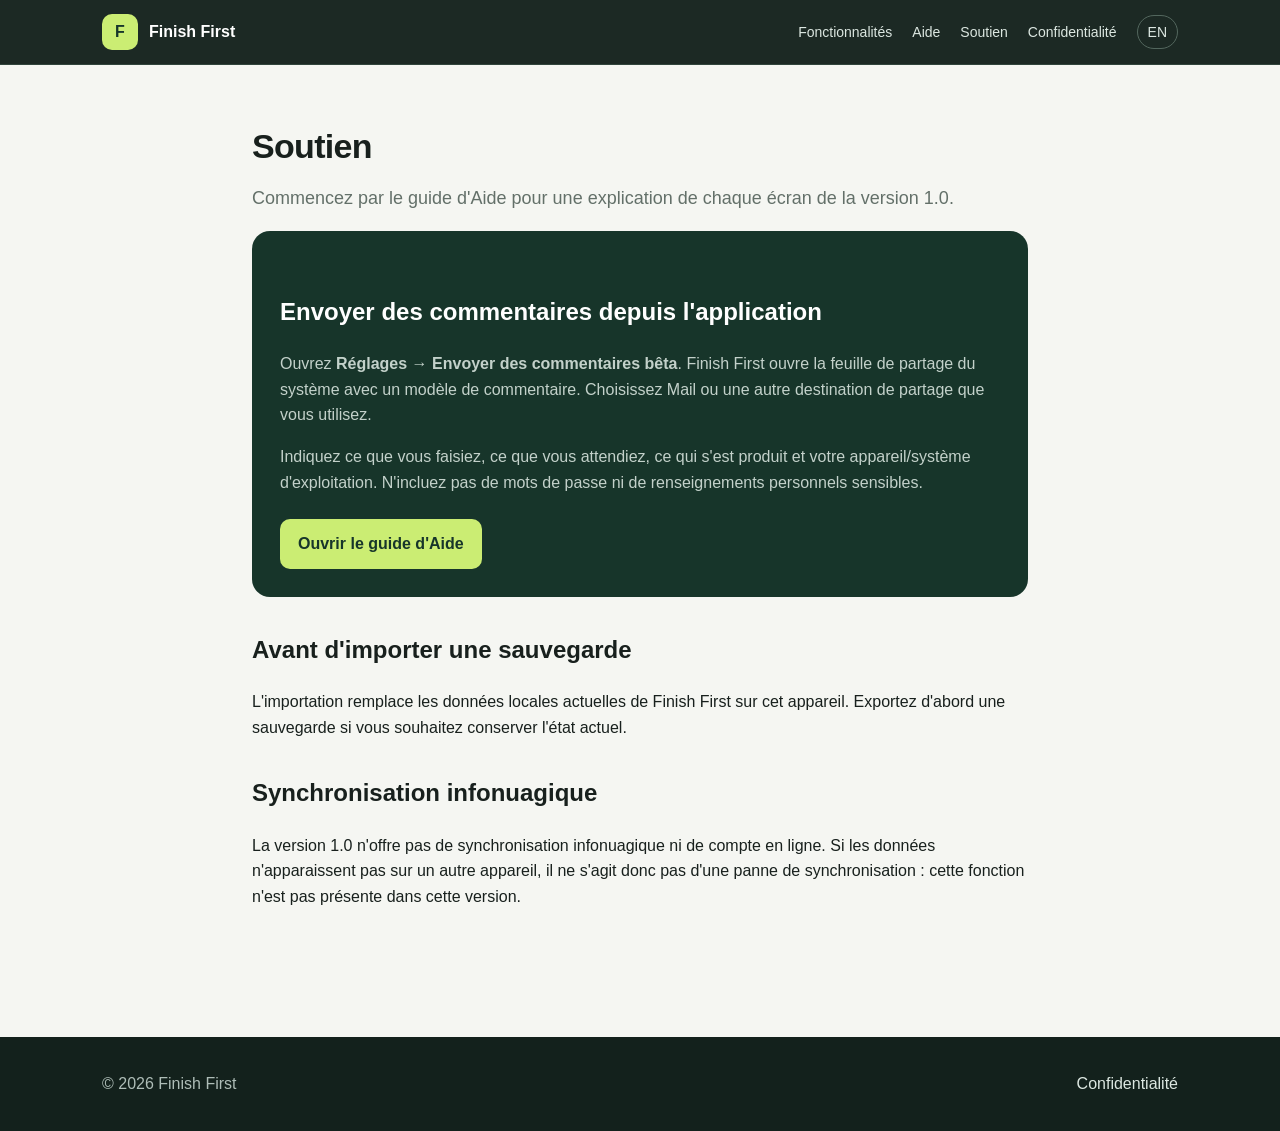
<file: fr/support.html>
<!doctype html><html lang="fr-CA"><head><meta charset="utf-8"><meta name="viewport" content="width=device-width,initial-scale=1"><title>Soutien — Finish First</title><link rel="stylesheet" href="../css/styles.css"></head><body><header class="site-header"><nav class="nav"><a class="brand" href="index.html"><span class="mark">F</span>Finish First</a><div class="nav-links"><a href="features.html">Fonctionnalités</a><a href="help.html">Aide</a><a href="support.html">Soutien</a><a href="privacy.html">Confidentialité</a><a class="lang" href="../support.html">EN</a></div></nav></header><main><section><div class="wrap legal"><h1 class="section-title">Soutien</h1><p class="lead">Commencez par le guide d'Aide pour une explication de chaque écran de la version 1.0.</p><div class="support-box"><h2>Envoyer des commentaires depuis l'application</h2><p>Ouvrez <strong>Réglages → Envoyer des commentaires bêta</strong>. Finish First ouvre la feuille de partage du système avec un modèle de commentaire. Choisissez Mail ou une autre destination de partage que vous utilisez.</p><p>Indiquez ce que vous faisiez, ce que vous attendiez, ce qui s'est produit et votre appareil/système d'exploitation. N'incluez pas de mots de passe ni de renseignements personnels sensibles.</p><a class="btn" href="help.html">Ouvrir le guide d'Aide</a></div><h2>Avant d'importer une sauvegarde</h2><p>L'importation remplace les données locales actuelles de Finish First sur cet appareil. Exportez d'abord une sauvegarde si vous souhaitez conserver l'état actuel.</p><h2>Synchronisation infonuagique</h2><p>La version 1.0 n'offre pas de synchronisation infonuagique ni de compte en ligne. Si les données n'apparaissent pas sur un autre appareil, il ne s'agit donc pas d'une panne de synchronisation : cette fonction n'est pas présente dans cette version.</p></div></section></main><footer><div class="wrap footer-row"><span>© 2026 Finish First</span><span><a href="privacy.html">Confidentialité</a></span></div></footer></body></html>
</file>
<file: css/styles.css>
:root{--forest:#17352a;--forest2:#13211c;--lime:#cbed73;--ink:#18201d;--muted:#637069;--warm:#f5f6f2;--line:#e2e6df;--white:#fff;--max:1120px}*{box-sizing:border-box}html{scroll-behavior:smooth}body{margin:0;font-family:-apple-system,BlinkMacSystemFont,"Segoe UI",Roboto,Arial,sans-serif;color:var(--ink);background:var(--warm);line-height:1.6}a{color:var(--forest);text-decoration:none}a:hover{text-decoration:underline}.site-header{position:sticky;top:0;z-index:10;background:rgba(19,33,28,.96);backdrop-filter:blur(10px);border-bottom:1px solid #31453c}.nav{max-width:var(--max);margin:auto;padding:14px 22px;display:flex;align-items:center;gap:24px}.brand{display:flex;align-items:center;gap:11px;color:#fff;font-weight:800;margin-right:auto}.mark{display:grid;place-items:center;width:36px;height:36px;border-radius:10px;background:var(--lime);color:var(--forest);font-weight:900}.nav-links{display:flex;gap:20px;align-items:center;flex-wrap:wrap}.nav-links a{color:#dce7e1;font-size:14px}.lang{border:1px solid #52665d;border-radius:18px;padding:5px 10px!important}.wrap{max-width:var(--max);margin:auto;padding:0 22px}.hero{background:var(--forest);color:#fff;padding:80px 0 72px}.hero-grid{display:grid;grid-template-columns:1.05fr .95fr;gap:54px;align-items:center}.eyebrow{color:var(--lime);letter-spacing:.13em;font-size:12px;font-weight:900;text-transform:uppercase}.hero h1{font-size:clamp(42px,6vw,72px);line-height:1.02;letter-spacing:-.04em;margin:12px 0 20px}.hero p{font-size:19px;color:#c1d0c9;max-width:650px}.btn{display:inline-block;padding:12px 18px;border-radius:10px;background:var(--lime);color:var(--forest);font-weight:800;margin:8px 8px 0 0}.btn.secondary{background:transparent;border:1px solid #5a7066;color:#fff}.hero img,.shot{width:100%;display:block;border-radius:14px;border:1px solid rgba(255,255,255,.13);box-shadow:0 20px 50px rgba(0,0,0,.22)}section{padding:62px 0}.section-title{font-size:34px;line-height:1.15;letter-spacing:-.02em;margin:0 0 12px}.lead{font-size:18px;color:var(--muted);max-width:760px}.grid3{display:grid;grid-template-columns:repeat(3,1fr);gap:18px;margin-top:28px}.card{background:#fff;border:1px solid var(--line);border-radius:16px;padding:22px}.card h3{margin-top:0}.steps{display:grid;gap:24px;margin-top:28px}.step{display:grid;grid-template-columns:1fr 1.15fr;gap:28px;align-items:start;background:#fff;border:1px solid var(--line);border-radius:18px;padding:24px}.step:nth-child(even){grid-template-columns:1.15fr 1fr}.step:nth-child(even) .copy{order:2}.step h2{margin-top:0}.note{background:#edf3e4;border-left:4px solid #8db646;padding:16px 18px;border-radius:10px;margin:22px 0}.support-box{background:var(--forest);color:#fff;border-radius:18px;padding:28px}.support-box p{color:#c3d1ca}.legal{max-width:820px}.legal h2{margin-top:34px}footer{background:var(--forest2);color:#aebdb7;padding:34px 0;margin-top:50px}.footer-row{display:flex;justify-content:space-between;gap:20px;flex-wrap:wrap}.footer-row a{color:#dce7e1}.small{font-size:13px;color:#77817c}@media(max-width:800px){.nav{align-items:flex-start}.nav-links{gap:12px}.hero-grid,.step,.step:nth-child(even){grid-template-columns:1fr}.step:nth-child(even) .copy{order:0}.grid3{grid-template-columns:1fr}.hero{padding:54px 0}.hero h1{font-size:44px}}@media(max-width:560px){.nav{flex-direction:column}.brand{margin-right:0}.hero h1{font-size:38px}section{padding:44px 0}}
</file>
